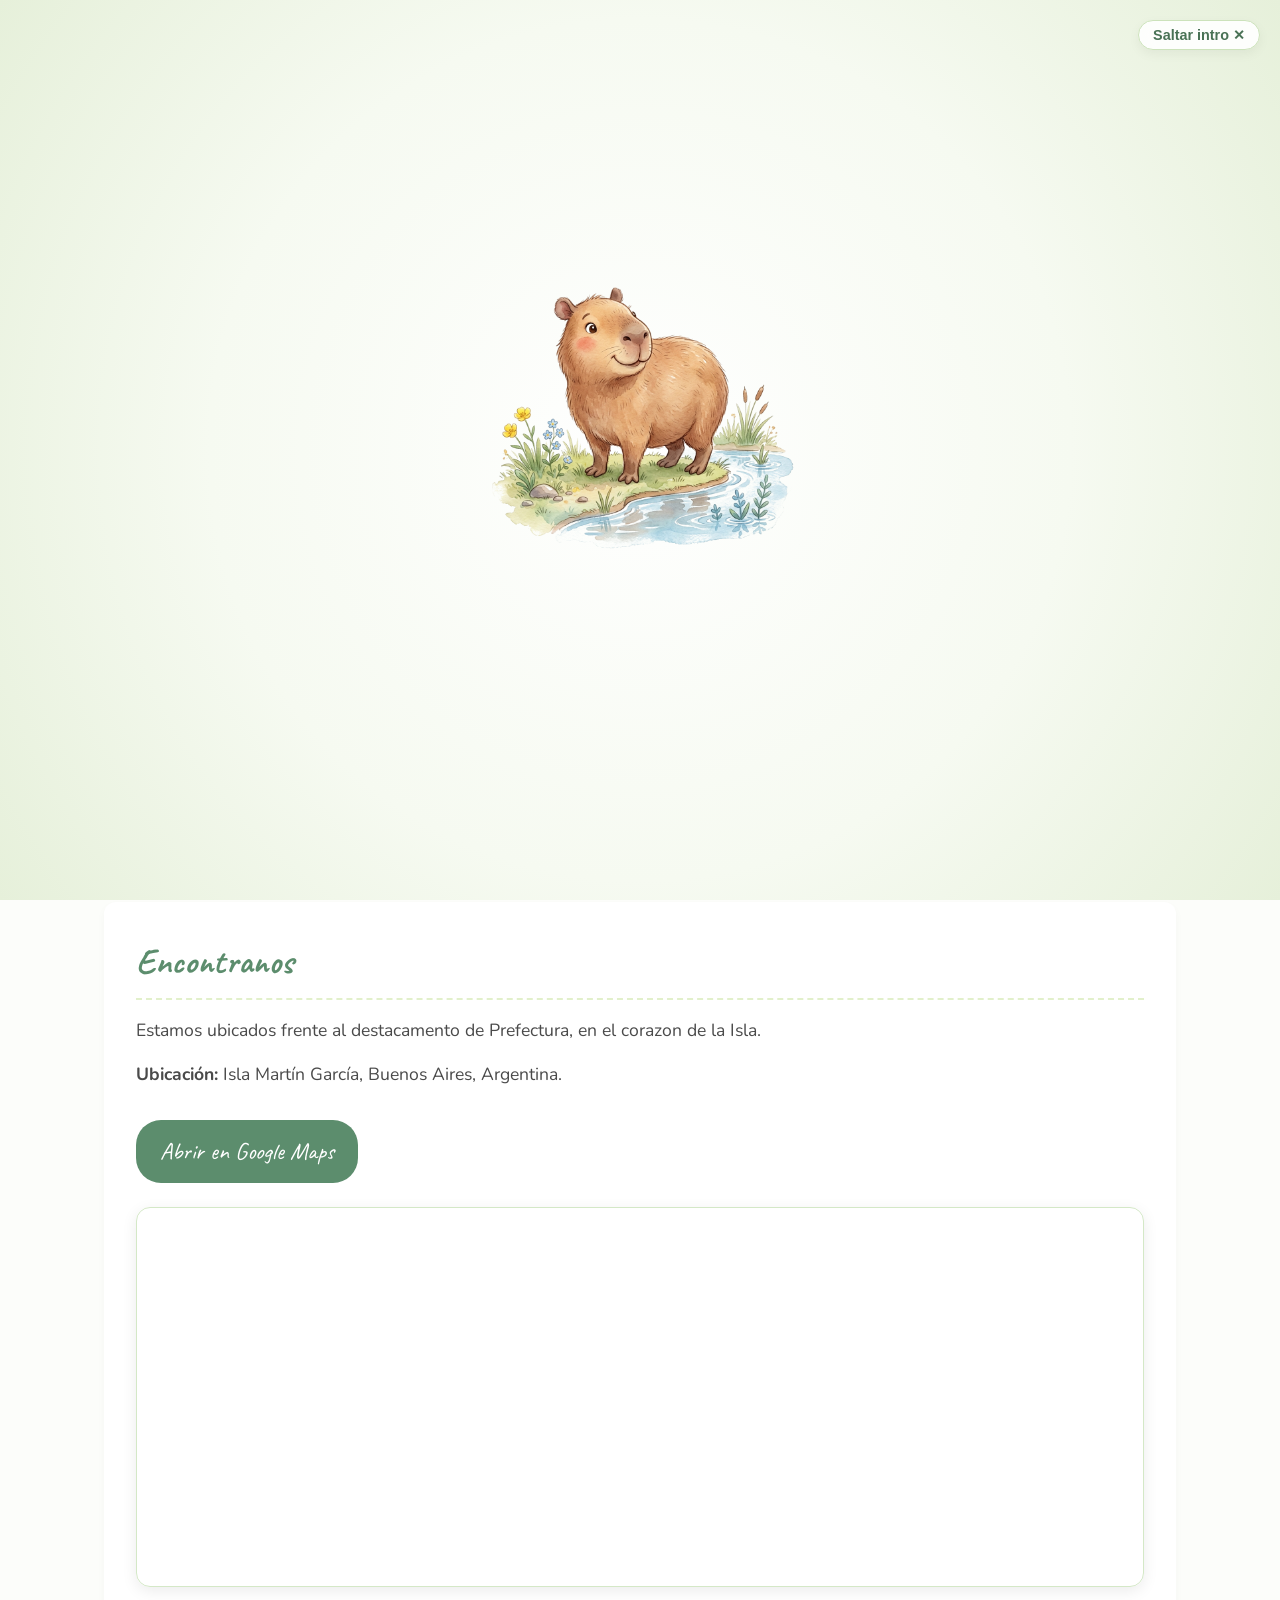
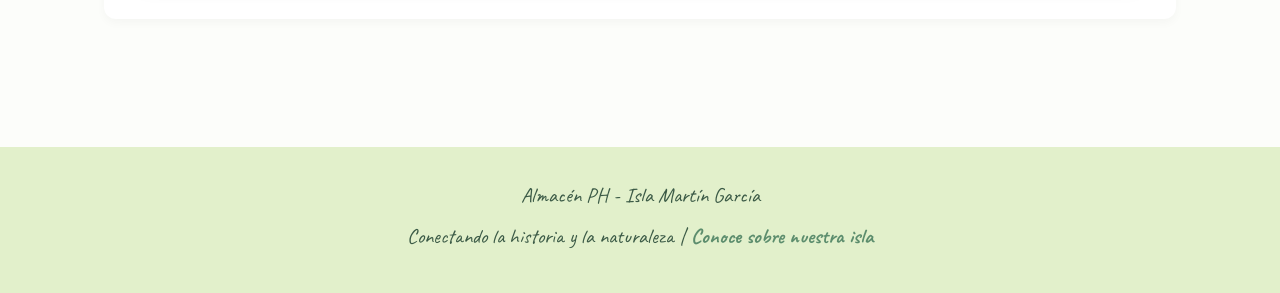
<file: index.html>
<!DOCTYPE html>
<html lang="es">
<head>
    <meta charset="UTF-8">
    <meta name="viewport" content="width=device-width, initial-scale=1.0">
    <title>Almacén PH - Isla Martín García</title>
    <link rel="stylesheet" href="styles.css?v=2.6">
    <style>
        /* Estilos críticos para asegurar carga instantánea y responsiva en celulares */
        .intro-splash {
            position: fixed;
            top: 0;
            left: 0;
            width: 100vw;
            height: 100vh;
            background: radial-gradient(circle at center, #ffffff 0%, #f6faf1 55%, #e6f0da 100%);
            z-index: 999999;
            display: flex;
            flex-direction: column;
            align-items: center;
            justify-content: center;
            overflow: hidden;
            box-sizing: border-box;
            padding: 20px;
        }
        .intro-content-wrapper {
            display: flex;
            flex-direction: column;
            align-items: center;
            justify-content: center;
            width: 100%;
            max-width: 440px;
        }
        .intro-stage-container {
            position: relative;
            width: min(80vw, 340px);
            height: min(80vw, 340px);
            display: flex;
            align-items: center;
            justify-content: center;
        }
        .c-step {
            position: absolute;
            width: 100%;
            height: 100%;
            max-width: 100%;
            max-height: 100%;
            object-fit: contain;
            opacity: 0;
            pointer-events: none;
        }
        .c-step.active {
            opacity: 1;
            pointer-events: auto;
        }
        .skip-btn {
            position: absolute;
            top: 20px;
            right: 20px;
            background: rgba(255, 255, 255, 0.9);
            border: 1px solid #cce2bb;
            color: #497255;
            padding: 6px 14px;
            border-radius: 20px;
            font-size: 0.9rem;
            font-family: sans-serif;
            font-weight: 700;
            cursor: pointer;
            z-index: 20;
        }
    </style>
</head>
<body>
    <!-- Pantalla de bienvenida interactiva: Animación del Carpincho -->
    <div id="intro-splash" class="intro-splash" aria-label="Bienvenida Almacén PH">
        <button id="skip-intro" class="skip-btn" type="button">Saltar intro ✕</button>
        
        <div class="intro-content-wrapper">
            <div class="intro-stage-container">
                <!-- Charco de agua con aureolas / ondas circulares -->
                <div class="water-pond-ambient" id="water-pond">
                    <div class="water-ring ring-1"></div>
                    <div class="water-ring ring-2"></div>
                    <div class="water-ring ring-3"></div>
                </div>

                <!-- Contenedor del carpincho con las tres fases -->
                <div class="carpincho-stage" id="carpincho-stage">
                    <!-- Fase 1: Caminando hacia el charco -->
                    <img src="img/carpincho-paso1.png" alt="Carpincho caminando" class="c-step c-step1 active" id="c-step1">
                    <!-- Fase 2: Llega a la orilla y mira al visitante -->
                    <img src="img/carpincho-paso2.png" alt="Carpincho en la orilla mirando" class="c-step c-step2" id="c-step2">
                    <!-- Fase 3: Salto y chapuzón en el agua -->
                    <img src="img/carpincho-paso3.png" alt="Carpincho chapuzón" class="c-step c-step3" id="c-step3">
                </div>

                <!-- Gotas y salpicaduras de agua animadas -->
                <div class="water-splash-fx" id="water-splash-fx">
                    <span class="splash-drop drop-1"></span>
                    <span class="splash-drop drop-2"></span>
                    <span class="splash-drop drop-3"></span>
                    <span class="splash-drop drop-4"></span>
                </div>
            </div>

            <!-- Mensaje sutil de bienvenida -->
            <div class="intro-caption" id="intro-caption">
                <p class="intro-welcome">Bienvenidos al</p>
                <h2 class="intro-title">Almacén PH</h2>
                <p class="intro-island">Isla Martín García</p>
            </div>
        </div>
    </div>

    <header>
        <nav>
            <ul>
                <li><a href="index.html">Inicio</a></li>
                <li><a href="historia.html">La Isla</a></li>
                <li><a href="#contacto">Contacto</a></li>
            </ul>
        </nav>
    </header>

    <section class="hero">
        <h2>Almacen PH</h2>
        <p class="cursive-text">Tu lugar de confianza en la isla.</p>
    </section>

    <main>
        <section class="content-section">
            <h2>Nuestros Servicios</h2>
            <p>En <strong>Almacén PH</strong> ofrecemos todo lo que necesitas para tu estadía en la Isla Martín García.</p>
            <ul>
                <li>Productos de Almacen</li>
                <li>Higiene.</li>
                <li>Frutas y Verduras</li>
                <li>¡Y la mejor Atencion!</li>
            </ul>
            <p class="cursive-text" style="font-size: 1.5rem; margin-top: 1rem;">Visitanos y adentrate en el Delta! .</p>
        </section>

        <section id="contacto" class="content-section">
            <h2>Encontranos</h2>
            <p>Estamos ubicados frente al destacamento de Prefectura, en el corazon de la Isla.</p>
            <p><strong>Ubicación:</strong> Isla Martín García, Buenos Aires, Argentina.</p>
            <a href="https://maps.app.goo.gl/jWuKG7oqkGdgfo2B6" target="_blank" class="btn">Abrir en Google Maps</a>
            
            <div class="map-container">
                <!-- Google Maps centrado exactamente en Almacén PH con marcador/pin rojo oficial -->
                <iframe src="https://www.google.com/maps/embed?pb=!1m18!1m12!1m3!1d3293.456387819875!2d-58.25701882347253!3d-34.18703877309995!2m3!1f0!2f0!3f0!3m2!1i1024!2i768!4f13.1!3m3!1m2!1s0x95a4a90054914427%3A0xa9015c75082e5b4!2sAlmacen%20PH!5e0!3m2!1ses!2sar!4v1728950000000!5m2!1ses!2sar" width="100%" height="380" style="border:0;" allowfullscreen="" loading="lazy" referrerpolicy="no-referrer-when-downgrade"></iframe>
            </div>
        </section>
    </main>

    <footer>
        <p>Almacén PH - Isla Martín García</p>
        <p>Conectando la historia y la naturaleza | <a href="historia.html">Conoce sobre nuestra isla</a></p>
    </footer>

    <script>
        document.addEventListener('DOMContentLoaded', () => {
            const splash = document.getElementById('intro-splash');
            const skipBtn = document.getElementById('skip-intro');
            const step1 = document.getElementById('c-step1');
            const step2 = document.getElementById('c-step2');
            const step3 = document.getElementById('c-step3');
            const splashFx = document.getElementById('water-splash-fx');
            const caption = document.getElementById('intro-caption');

            let hasFinished = false;

            function finishIntro() {
                if (hasFinished) return;
                hasFinished = true;
                if (splash) {
                    splash.classList.add('intro-fade-out');
                    setTimeout(() => {
                        splash.style.display = 'none';
                    }, 800);
                }
            }

            // Si el usuario hace click en Saltar o en la pantalla
            if (skipBtn) {
                skipBtn.addEventListener('click', (e) => {
                    e.stopPropagation();
                    finishIntro();
                });
            }
            if (splash) {
                splash.addEventListener('click', finishIntro);
            }

            // Secuencia de animación:
            // 0s - 1.25s: Camina hacia el charco
            setTimeout(() => {
                if (hasFinished) return;
                // 1.25s: Llega al borde del agua y mira al visitante
                if (step1) step1.classList.remove('active');
                if (step2) step2.classList.add('active');
            }, 1250);

            setTimeout(() => {
                if (hasFinished) return;
                // 2.45s: ¡Se tira al agua con chapuzón y salpicaduras!
                if (step2) step2.classList.remove('active');
                if (step3) step3.classList.add('active');
                if (splashFx) splashFx.classList.add('active');
            }, 2450);

            setTimeout(() => {
                if (hasFinished) return;
                // 3.1s: Aparece el mensaje de bienvenida
                if (caption) caption.classList.add('visible');
            }, 3100);

            setTimeout(() => {
                // 4.35s (+0.5s extra): Tiempo para leer cómodamente el mensaje de bienvenida antes de pasar a la web
                finishIntro();
            }, 4350);
        });
    </script>
</body>
</html>
</file>
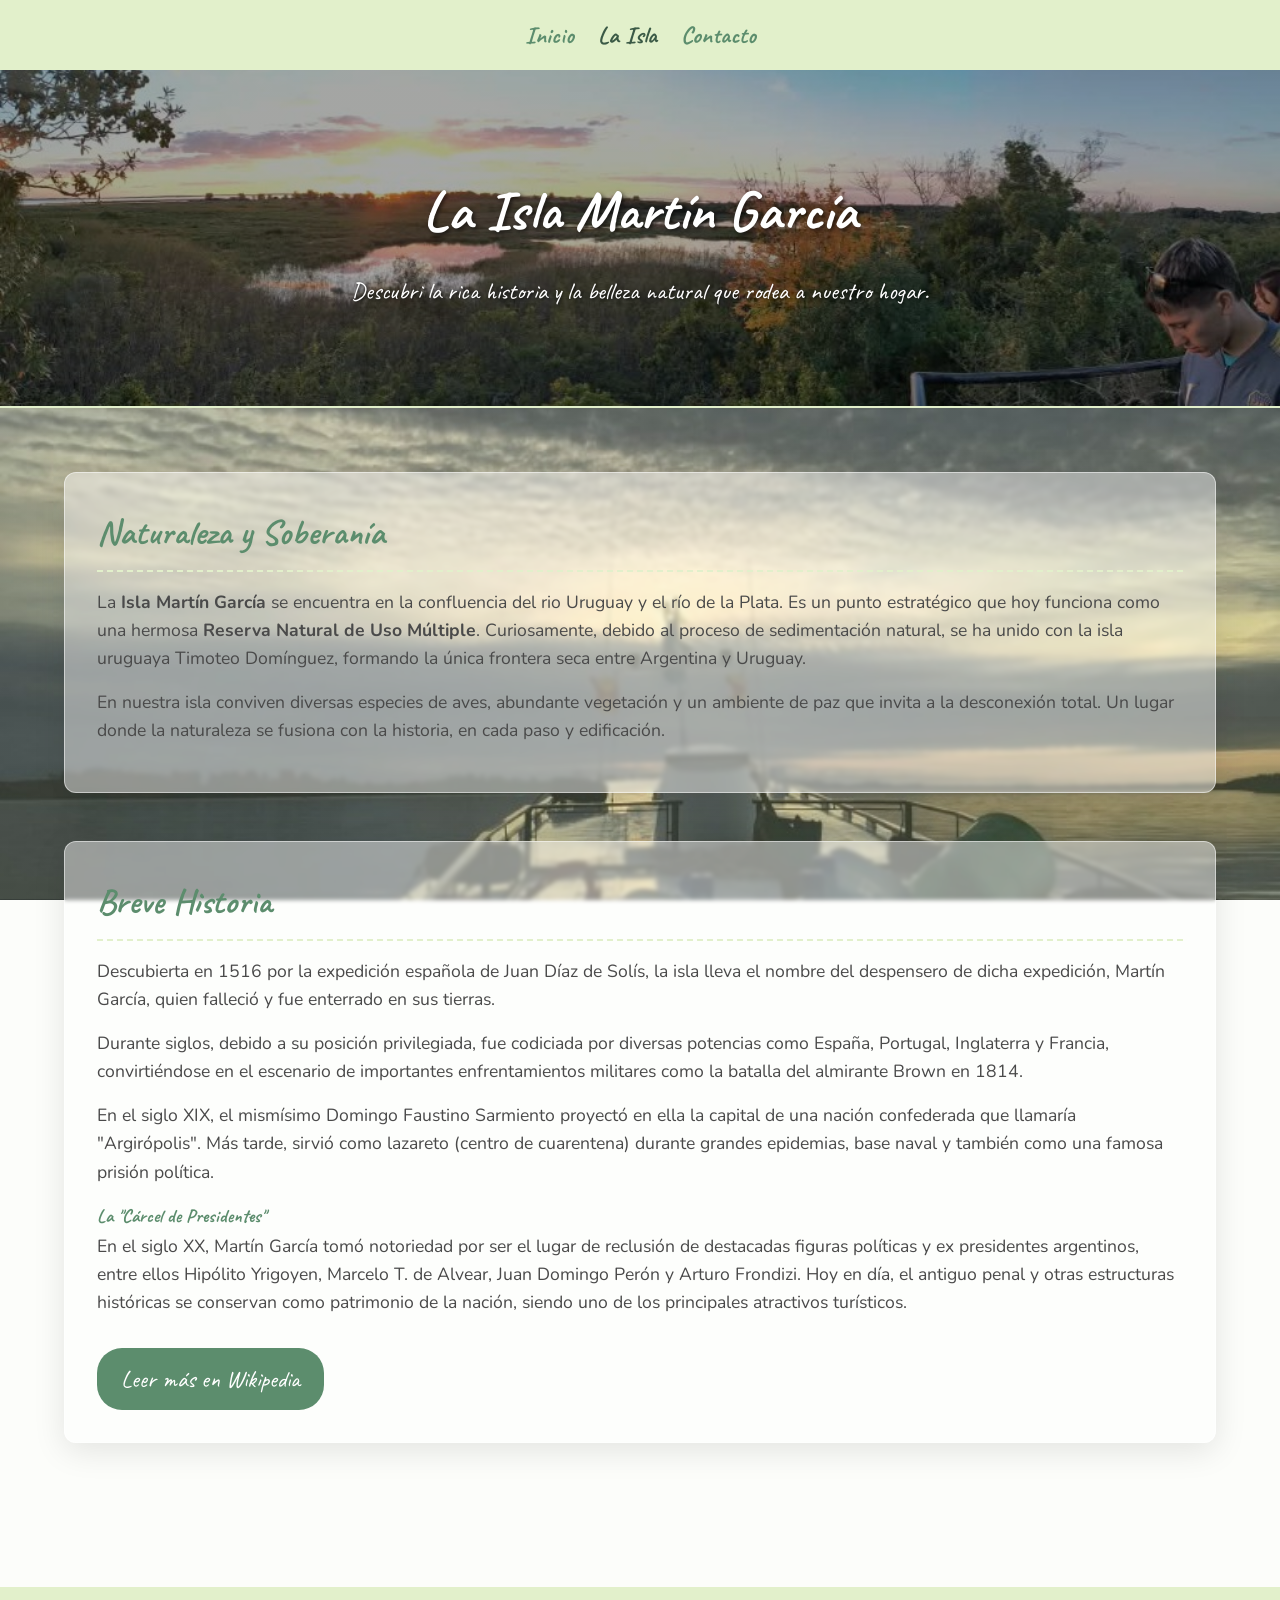
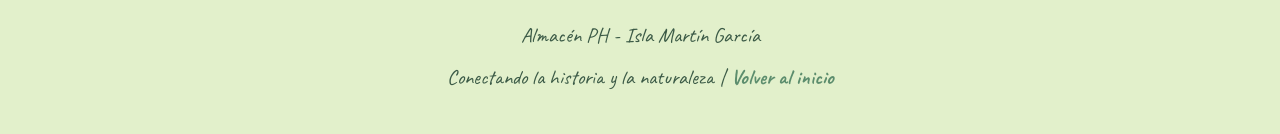
<file: historia.html>
<!DOCTYPE html>
<html lang="es">
<head>
    <meta charset="UTF-8">
    <meta name="viewport" content="width=device-width, initial-scale=1.0">
    <title>Historia - Isla Martín García</title>
    <link rel="stylesheet" href="styles.css?v=2.6">
</head>
<body>
    <header>
        <nav>
            <ul>
                <li><a href="index.html">Inicio</a></li>
                <li><a href="historia.html" style="color: #3b5a46;">La Isla</a></li>
                <li><a href="index.html#contacto">Contacto</a></li>
            </ul>
        </nav>
    </header>

    <section class="hero">
        <h2>La Isla Martín García</h2>
        <p class="cursive-text">Descubri la rica historia y la belleza natural que rodea a nuestro hogar.</p>
    </section>

    <main class="historia-main-container">
        <section class="content-section">
            <h2>Naturaleza y Soberanía</h2>
            <p>La <strong>Isla Martín García</strong> se encuentra en la confluencia del rio Uruguay y el río de la Plata. Es un punto estratégico que hoy funciona como una hermosa <strong>Reserva Natural de Uso Múltiple</strong>. Curiosamente, debido al proceso de sedimentación natural, se ha unido con la isla uruguaya Timoteo Domínguez, formando la única frontera seca entre Argentina y Uruguay.</p>
            <p>En nuestra isla conviven diversas especies de aves, abundante vegetación y un ambiente de paz que invita a la desconexión total. Un lugar donde la naturaleza se fusiona con la historia, en cada paso y edificación.</p>
        </section>

        <section class="content-section">
            <h2>Breve Historia</h2>
            <p>Descubierta en 1516 por la expedición española de Juan Díaz de Solís, la isla lleva el nombre del despensero de dicha expedición, Martín García, quien falleció y fue enterrado en sus tierras.</p>
            <p>Durante siglos, debido a su posición privilegiada, fue codiciada por diversas potencias como España, Portugal, Inglaterra y Francia, convirtiéndose en el escenario de importantes enfrentamientos militares como la batalla del almirante Brown en 1814.</p>
            <p>En el siglo XIX, el mismísimo Domingo Faustino Sarmiento proyectó en ella la capital de una nación confederada que llamaría "Argirópolis". Más tarde, sirvió como lazareto (centro de cuarentena) durante grandes epidemias, base naval y también como una famosa prisión política.</p>
            
            <h3>La "Cárcel de Presidentes"</h3>
            <p>En el siglo XX, Martín García tomó notoriedad por ser el lugar de reclusión de destacadas figuras políticas y ex presidentes argentinos, entre ellos Hipólito Yrigoyen, Marcelo T. de Alvear, Juan Domingo Perón y Arturo Frondizi. Hoy en día, el antiguo penal y otras estructuras históricas se conservan como patrimonio de la nación, siendo uno de los principales atractivos turísticos.</p>

            <a href="https://es.wikipedia.org/wiki/Isla_Mart%C3%ADn_Garc%C3%ADa" target="_blank" class="btn">Leer más en Wikipedia</a>
        </section>
    </main>

    <footer>
        <p>Almacén PH - Isla Martín García</p>
        <p>Conectando la historia y la naturaleza | <a href="index.html">Volver al inicio</a></p>
    </footer>
</body>
</html>
</file>
<file: styles.css>
@import url('https://fonts.googleapis.com/css2?family=Caveat:wght@400;700&family=Nunito:wght@300;400;700&display=swap');

* {
    margin: 0;
    padding: 0;
    box-sizing: border-box;
}

body {
    font-family: 'Nunito', sans-serif; /* Readable font for bulk text */
    background-color: #fcfdfa; /* Very light, warm white */
    color: #4a4a4a;
    line-height: 1.6;
}

h1, h2, h3, h4, .cursive-text {
    font-family: 'Caveat', cursive; /* Space-saving cursive for headings */
    color: #5c8d6d; /* Nature green */
}

header {
    background-color: #e2f0cb; /* Pastel green */
    padding: 1rem 5%;
    display: flex;
    justify-content: center;
    align-items: center;
    box-shadow: 0 2px 5px rgba(0,0,0,0.05);
}

header h1 {
    font-size: 2.5rem;
    margin: 0;
}

header a {
    text-decoration: none;
    color: #5c8d6d;
}

nav ul {
    list-style: none;
    display: flex;
    gap: 1.5rem;
}

nav ul li a {
    text-decoration: none;
    color: #5c8d6d;
    font-weight: 700;
    font-family: 'Caveat', cursive;
    font-size: 1.5rem;
    transition: color 0.3s;
}

nav ul li a:hover {
    color: #3b5a46;
}

.hero {
    position: relative;
    background-image: linear-gradient(rgba(0, 0, 0, 0.35), rgba(0, 0, 0, 0.35)), url('img/banner-humedal.jpg');
    background-size: cover;
    background-position: center;
    padding: 6rem 5%;
    text-align: center;
    border-bottom: 2px solid #e2f0cb;
}

.hero h2 {
    font-size: 3.5rem;
    margin-bottom: 1rem;
    color: #ffffff;
    text-shadow: 2px 2px 4px rgba(0, 0, 0, 0.6);
}

.hero p {
    font-size: 1.5rem;
    max-width: 800px;
    margin: 0 auto;
    color: #ffffff;
    text-shadow: 1px 1px 3px rgba(0, 0, 0, 0.6);
}

main {
    padding: 3rem 5%;
    max-width: 1200px;
    margin: 0 auto;
}

main.historia-main-container {
    max-width: 100%;
    padding: 4rem 5%;
    /* Filtro de color suave */
    background-image: linear-gradient(rgba(243, 249, 236, 0.2), rgba(226, 240, 203, 0.2)), url('img/lancha.jpg');
    background-size: cover; /* Vuelve a darle zoom para que llene el espacio */
    background-position: center;
    background-attachment: fixed;
}

main.historia-main-container .content-section {
    max-width: 1200px;
    margin: 0 auto 3rem auto;
    background: rgba(255, 255, 255, 0.45); /* Cuadros mucho más transparentes */
    backdrop-filter: blur(2px); /* Menos desenfoque para ver la panadería nítida */
    -webkit-backdrop-filter: blur(2px);
    box-shadow: 0 8px 32px rgba(0, 0, 0, 0.1);
    border: 1px solid rgba(255, 255, 255, 0.5);
}

.content-section {
    margin-bottom: 3rem;
    background: #ffffff;
    padding: 2rem;
    border-radius: 12px;
    box-shadow: 0 4px 10px rgba(0,0,0,0.03);
}

.content-section h2 {
    font-size: 2.2rem;
    margin-bottom: 1rem;
    border-bottom: 2px dashed #e2f0cb;
    padding-bottom: 0.5rem;
}

.content-section p, .content-section ul {
    margin-bottom: 1rem;
    font-size: 1.1rem;
}

.content-section ul {
    padding-left: 2rem;
}

.content-section li {
    margin-bottom: 0.5rem;
}

.btn {
    display: inline-block;
    background-color: #5c8d6d;
    color: white;
    padding: 0.75rem 1.5rem;
    border-radius: 25px;
    text-decoration: none;
    font-family: 'Caveat', cursive;
    font-size: 1.5rem;
    transition: background-color 0.3s;
    margin-top: 1rem;
}

.btn:hover {
    background-color: #3b5a46;
}

footer {
    background-color: #e2f0cb;
    text-align: center;
    padding: 2rem 5%;
    margin-top: 2rem;
}

footer p {
    margin-bottom: 0.5rem;
    font-family: 'Caveat', cursive;
    font-size: 1.3rem;
    color: #3b5a46;
}

footer a {
    color: #5c8d6d;
    font-weight: bold;
    text-decoration: none;
}

footer a:hover {
    text-decoration: underline;
}

.map-container {
    margin-top: 1.5rem;
    width: 100%;
    height: 380px;
    border-radius: 14px;
    overflow: hidden;
    box-shadow: 0 4px 15px rgba(0, 0, 0, 0.08);
    border: 1px solid #d4e8c7;
}

.map-container iframe {
    width: 100%;
    height: 100%;
    border: 0;
}

/* Responsive */
@media (max-width: 768px) {
    header {
        flex-direction: column;
        text-align: center;
    }
    nav ul {
        margin-top: 1rem;
        flex-wrap: wrap;
        justify-content: center;
    }
    .hero h2 {
        font-size: 2.5rem;
    }
}

/* ===================================================
   INTRO SPLASH - ANIMACIÓN DEL CARPINCHO (SENIOR UX)
   =================================================== */
.intro-splash {
    position: fixed;
    top: 0;
    left: 0;
    width: 100vw;
    height: 100vh;
    background: radial-gradient(circle at center, #ffffff 0%, #f6faf1 55%, #e6f0da 100%);
    z-index: 999999;
    display: flex;
    flex-direction: column;
    align-items: center;
    justify-content: center;
    overflow: hidden;
    cursor: pointer;
    user-select: none;
    transition: opacity 0.75s cubic-bezier(0.4, 0, 0.2, 1), transform 0.75s cubic-bezier(0.4, 0, 0.2, 1);
}

.intro-splash.intro-fade-out {
    opacity: 0;
    transform: scale(1.03);
    pointer-events: none;
}

.skip-btn {
    position: absolute;
    top: 24px;
    right: 28px;
    background: rgba(255, 255, 255, 0.85);
    backdrop-filter: blur(8px);
    -webkit-backdrop-filter: blur(8px);
    border: 1px solid #cce2bb;
    color: #497255;
    padding: 8px 18px;
    border-radius: 25px;
    font-size: 0.95rem;
    font-family: 'Nunito', sans-serif;
    font-weight: 700;
    cursor: pointer;
    z-index: 20;
    transition: all 0.25s ease;
    box-shadow: 0 4px 12px rgba(0, 0, 0, 0.05);
}

.skip-btn:hover {
    background: #5c8d6d;
    color: #ffffff;
    border-color: #5c8d6d;
    transform: translateY(-2px);
    box-shadow: 0 6px 16px rgba(92, 141, 109, 0.25);
}

.intro-content-wrapper {
    position: relative;
    display: flex;
    flex-direction: column;
    align-items: center;
    justify-content: center;
    width: 100%;
    max-width: 440px;
    padding: 10px;
}

.intro-stage-container {
    position: relative;
    width: min(80vw, 340px);
    height: min(80vw, 340px);
    max-height: 48vh;
    display: flex;
    align-items: center;
    justify-content: center;
}

/* Ondas circulares / aureolas del charco de agua */
.water-pond-ambient {
    position: absolute;
    bottom: 8%;
    left: 50%;
    transform: translateX(-50%);
    width: 280px;
    height: 110px;
    pointer-events: none;
    z-index: 1;
}

.water-ring {
    position: absolute;
    top: 50%;
    left: 50%;
    transform: translate(-50%, -50%);
    border-radius: 50%;
    border: 2px solid rgba(135, 195, 218, 0.5);
    background: radial-gradient(ellipse at center, rgba(162, 220, 240, 0.35) 0%, rgba(162, 220, 240, 0.08) 50%, transparent 75%);
    opacity: 0;
}

.water-ring.ring-1 {
    width: 140px;
    height: 55px;
    animation: pond-breathe 2.4s ease-out infinite;
}

.water-ring.ring-2 {
    width: 210px;
    height: 80px;
    animation: pond-breathe 2.4s ease-out 0.8s infinite;
}

.water-ring.ring-3 {
    width: 280px;
    height: 105px;
    animation: pond-breathe 2.4s ease-out 1.6s infinite;
}

@keyframes pond-breathe {
    0% {
        transform: translate(-50%, -50%) scale(0.65);
        opacity: 0;
    }
    40% {
        opacity: 0.85;
    }
    100% {
        transform: translate(-50%, -50%) scale(1.35);
        opacity: 0;
    }
}

/* Escenario del carpincho */
.carpincho-stage {
    position: relative;
    width: 100%;
    height: 100%;
    display: flex;
    align-items: center;
    justify-content: center;
    z-index: 2;
}

.c-step {
    position: absolute;
    width: 95%;
    height: 95%;
    object-fit: contain;
    opacity: 0;
    pointer-events: none;
    transition: opacity 0.35s ease, transform 0.45s cubic-bezier(0.25, 1, 0.5, 1);
}

.c-step.active {
    opacity: 1;
    pointer-events: auto;
}

/* Fase 1: Caminando hacia el charco */
.c-step1.active {
    animation: carpincho-walk 1.3s cubic-bezier(0.25, 0.1, 0.25, 1) forwards;
}

@keyframes carpincho-walk {
    0% {
        transform: translateX(-65px) translateY(4px);
    }
    25% {
        transform: translateX(-40px) translateY(-8px);
    }
    50% {
        transform: translateX(-20px) translateY(3px);
    }
    75% {
        transform: translateX(-7px) translateY(-6px);
    }
    100% {
        transform: translateX(0px) translateY(0px);
    }
}

/* Fase 2: Mirando con ternura al visitante */
.c-step2.active {
    animation: carpincho-look 1.2s ease-out forwards;
}

@keyframes carpincho-look {
    0% {
        transform: scale(0.97) translateY(2px);
    }
    50% {
        transform: scale(1.02) translateY(-3px);
    }
    100% {
        transform: scale(1) translateY(0);
    }
}

/* Fase 3: Salto y chapuzón */
.c-step3.active {
    animation: carpincho-dive 1.15s cubic-bezier(0.22, 1, 0.36, 1) forwards;
}

@keyframes carpincho-dive {
    0% {
        transform: translateY(8px) scale(0.95);
    }
    35% {
        transform: translateY(-42px) scale(1.06);
    }
    65% {
        transform: translateY(14px) scale(1.02);
    }
    100% {
        transform: translateY(8px) scale(1);
    }
}

/* Salpicaduras de agua animadas */
.water-splash-fx {
    position: absolute;
    bottom: 20%;
    left: 50%;
    transform: translateX(-50%);
    width: 180px;
    height: 90px;
    pointer-events: none;
    opacity: 0;
    z-index: 3;
}

.water-splash-fx.active {
    opacity: 1;
}

.splash-drop {
    position: absolute;
    width: 8px;
    height: 12px;
    background: #7ec0db;
    border-radius: 50%;
    opacity: 0;
}

.water-splash-fx.active .drop-1 {
    left: 20%;
    animation: drop-shoot-1 0.75s ease-out forwards;
}
.water-splash-fx.active .drop-2 {
    left: 38%;
    animation: drop-shoot-2 0.85s ease-out 0.05s forwards;
}
.water-splash-fx.active .drop-3 {
    left: 62%;
    animation: drop-shoot-3 0.8s ease-out 0.08s forwards;
}
.water-splash-fx.active .drop-4 {
    left: 80%;
    animation: drop-shoot-4 0.75s ease-out 0.02s forwards;
}

@keyframes drop-shoot-1 {
    0% { transform: translate(0, 0) scale(0.5); opacity: 1; }
    50% { transform: translate(-32px, -48px) scale(1.3); opacity: 0.9; }
    100% { transform: translate(-48px, 16px) scale(0.3); opacity: 0; }
}

@keyframes drop-shoot-2 {
    0% { transform: translate(0, 0) scale(0.6); opacity: 1; }
    50% { transform: translate(-12px, -64px) scale(1.4); opacity: 0.95; }
    100% { transform: translate(-18px, 22px) scale(0.3); opacity: 0; }
}

@keyframes drop-shoot-3 {
    0% { transform: translate(0, 0) scale(0.6); opacity: 1; }
    50% { transform: translate(16px, -58px) scale(1.4); opacity: 0.95; }
    100% { transform: translate(26px, 22px) scale(0.3); opacity: 0; }
}

@keyframes drop-shoot-4 {
    0% { transform: translate(0, 0) scale(0.5); opacity: 1; }
    50% { transform: translate(36px, -44px) scale(1.2); opacity: 0.9; }
    100% { transform: translate(52px, 16px) scale(0.3); opacity: 0; }
}

/* Texto de bienvenida en la intro */
.intro-caption {
    position: relative;
    margin-top: 6px;
    text-align: center;
    width: 100%;
    opacity: 0;
    transition: opacity 0.5s ease;
    z-index: 4;
}

.intro-caption.visible {
    opacity: 1;
}

.intro-welcome {
    font-family: 'Caveat', cursive;
    font-size: 1.6rem;
    color: #638a6e;
    margin: 0;
    line-height: 1.1;
}

.intro-title {
    font-family: 'Caveat', cursive;
    font-size: 2.7rem;
    color: #3b5a46;
    margin: 0;
    line-height: 1;
}

.intro-island {
    font-family: 'Nunito', sans-serif;
    font-size: 0.85rem;
    letter-spacing: 2px;
    text-transform: uppercase;
    color: #7d9a83;
    margin-top: 3px;
    font-weight: 700;
}

@media (max-width: 600px) {
    .skip-btn {
        top: 16px;
        right: 16px;
        padding: 5px 14px;
        font-size: 0.85rem;
    }
    .intro-title {
        font-size: 2.2rem;
    }
    .intro-welcome {
        font-size: 1.35rem;
    }
}
</file>
